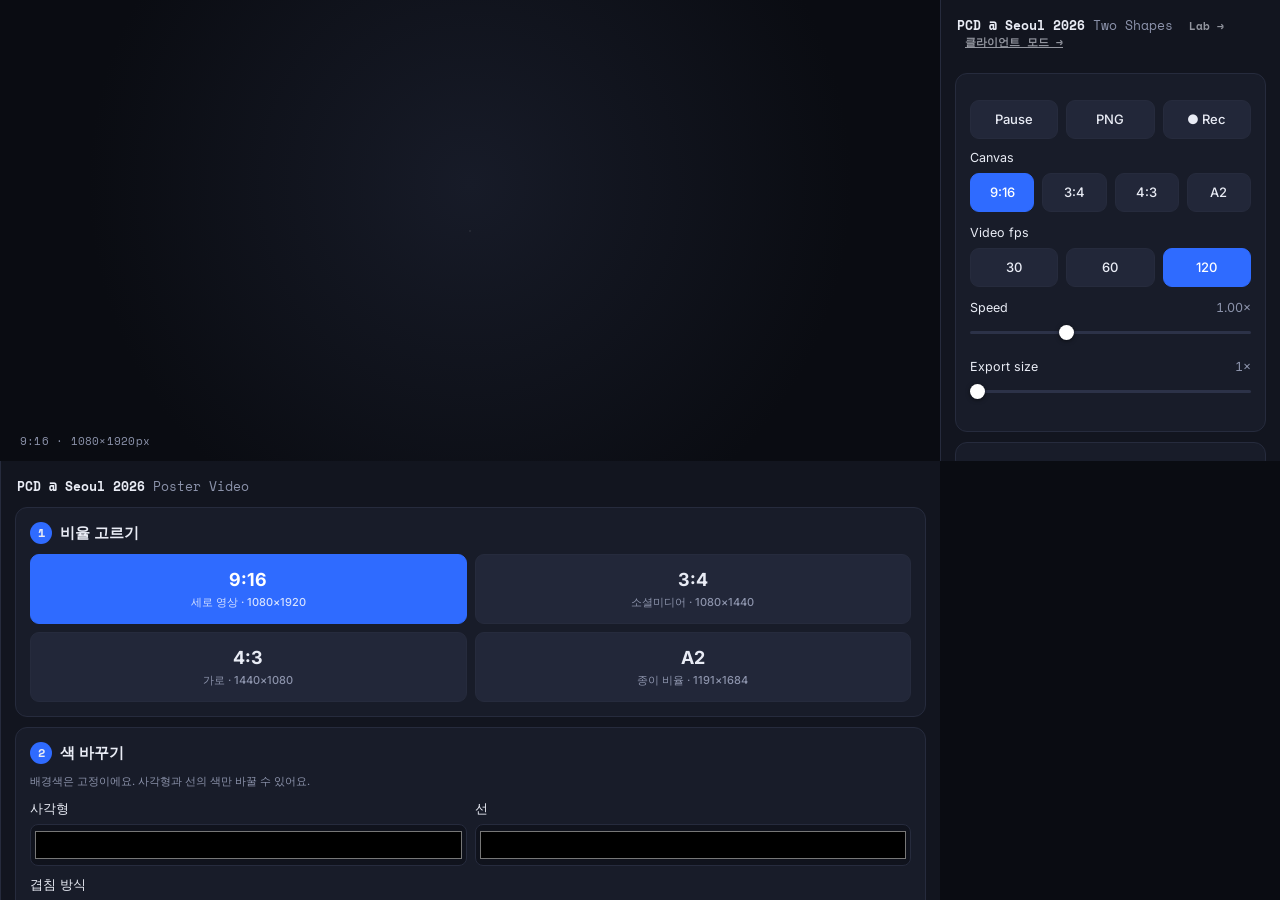
<file: index.html>
<!doctype html>
<html lang="ko">
  <head>
    <meta charset="UTF-8" />
    <meta name="viewport" content="width=device-width, initial-scale=1.0" />
    <title>PCD @ Seoul 2026 — Two Shapes</title>
    <link rel="stylesheet" href="app/style.css" />
    <script>
      try { window.PCD_FORMAT = sessionStorage.getItem('pcd-format'); } catch { /* storage blocked */ }
      if (!['3:4', '4:3', 'A2'].includes(window.PCD_FORMAT)) window.PCD_FORMAT = '9:16';
      window.__errors = [];
      addEventListener('error', (e) => __errors.push(String((e.error && e.error.stack) || e.message)));
      addEventListener('unhandledrejection', (e) => __errors.push(String(e.reason && e.reason.stack || e.reason)));
    </script>
    <script src="vendor/p5.min.js"></script>
    <script src="vendor/gsap.min.js"></script>
    <script src="vendor/d3-delaunay.min.js"></script>
  </head>
  <body>
    <div class="app">
      <main class="stage" id="stage">
        <div class="frame" id="frame">
          <div id="canvas-holder"></div>
        </div>
        <div class="stage-meta">
          <span id="meta-size"></span>
          <span id="meta-fps"></span>
        </div>
      </main>

      <aside class="panel dev-only" aria-label="Poster parameters">
        <header class="panel-head">
          <div class="brand">PCD @ Seoul 2026 <span>Two Shapes</span> <a class="brand-link" href="lab.html">Lab →</a> <button class="mode-link" data-mode-set="client">클라이언트 모드 →</button></div>
          <nav class="exp-list" id="exp-list" aria-label="Experiments"></nav>
        </header>

        <section class="card">
          <h1 id="exp-title"></h1>
          <p class="exp-desc" id="exp-desc"></p>
          <div class="row-buttons">
            <button class="btn" id="btn-play" title="Space">Pause</button>
            <button class="btn" id="btn-png" title="S">PNG</button>
            <button class="btn" id="btn-rec" title="Export MP4 (starts at the current frame, press again to stop)">● Rec</button>
          </div>
          <div class="control" data-global>
            <div class="label"><span>Canvas</span></div>
            <div class="row-buttons" id="format-switch">
              <button class="btn" data-format="9:16">9:16</button>
              <button class="btn" data-format="3:4">3:4</button>
              <button class="btn" data-format="4:3">4:3</button>
              <button class="btn" data-format="A2">A2</button>
            </div>
          </div>
          <div class="control" data-global>
            <div class="label"><span>Video fps</span></div>
            <div class="row-buttons" id="fps-switch">
              <button class="btn" data-fps="30">30</button>
              <button class="btn" data-fps="60">60</button>
              <button class="btn" data-fps="120">120</button>
            </div>
          </div>
          <div class="control" data-global>
            <div class="label"><span>Speed</span><span class="value" id="speed-val">1.00×</span></div>
            <input type="range" id="speed" min="0" max="3" step="0.05" value="1" />
          </div>
          <div class="control" data-global>
            <div class="label"><span>Export size</span><span class="value" id="density-val">1×</span></div>
            <input type="range" id="density" min="0" max="3" step="1" value="0" />
          </div>
        </section>

        <section class="card" id="params"></section>

        <section class="card actions">
          <div class="row-buttons">
            <button class="btn" id="btn-reset">Reset</button>
          </div>
          <button class="btn ghost" id="btn-copy">Copy params JSON</button>
          <p class="hint">Space 재생/정지 · S PNG · H 텍스트/스폰서 숨기기</p>
        </section>
      </aside>

      <aside class="panel client-only" aria-label="Client mode">
        <header class="panel-head">
          <div class="brand">PCD @ Seoul 2026 <span>Poster Video</span></div>
        </header>

        <section class="card c-step">
          <h2><i>1</i>비율 고르기</h2>
          <div class="c-formats">
            <button class="btn c-big" data-format="9:16"><b>9:16</b><small>세로 영상 · 1080×1920</small></button>
            <button class="btn c-big" data-format="3:4"><b>3:4</b><small>소셜미디어 · 1080×1440</small></button>
            <button class="btn c-big" data-format="4:3"><b>4:3</b><small>가로 · 1440×1080</small></button>
            <button class="btn c-big" data-format="A2"><b>A2</b><small>종이 비율 · 1191×1684</small></button>
          </div>
        </section>

        <section class="card c-step">
          <h2><i>2</i>색 바꾸기</h2>
          <p class="hint c-hint">배경색은 고정이에요. 사각형과 선의 색만 바꿀 수 있어요.</p>
          <div class="c-colours">
            <label><span>사각형</span><input type="color" id="c-col-a" /></label>
            <label><span>선</span><input type="color" id="c-col-b" /></label>
          </div>
          <div class="label c-label"><span>겹침 방식</span></div>
          <div class="segmented" id="c-blend">
            <button data-blend="multiply">곱하기</button>
            <button data-blend="difference">차이</button>
          </div>
          <div class="palette-presets c-presets" id="c-presets"></div>
          <button class="btn ghost c-small" id="c-reset-colours">기본 색으로 되돌리기</button>
        </section>

        <section class="card c-step">
          <h2><i>3</i>줌아웃 애니메이션</h2>
          <div class="segmented" id="c-zoom">
            <button data-zoom="off">끄기</button>
            <button data-zoom="each scene">장면마다</button>
            <button data-zoom="whole loop">전체 한 번</button>
          </div>
          <p class="hint c-hint" style="margin-top:8px">확대된 상태에서 시작해 점점 멀어져요.</p>
        </section>

        <section class="card c-step">
          <h2><i>4</i>글자·스폰서</h2>
          <label class="toggle"><span>제목, 일시, 장소, 스폰서 로고, QR 보이기<small>끄면 도형만 남아요</small></span><input type="checkbox" id="c-info" checked /><span class="switch"></span></label>
        </section>

        <section class="card c-step">
          <h2><i>5</i>저장하기</h2>
          <button class="btn primary c-rec" id="c-rec">● 녹화 시작</button>
          <p class="hint c-hint">누르면 지금 장면부터 녹화해요. 끝내고 싶을 때 한 번 더 누르면 MP4가 저장돼요.</p>
          <button class="btn" id="c-png">현재 화면 PNG로 저장</button>
          <p class="hint" id="c-out"></p>
        </section>

        <p class="hint c-foot">아래 타임라인을 끌면 원하는 장면으로 옮길 수 있어요. <button class="mode-link" data-mode-set="dev">개발자 모드</button></p>
      </aside>
    </div>
    <script type="module" src="main/main.js"></script>
  </body>
</html>
</file>
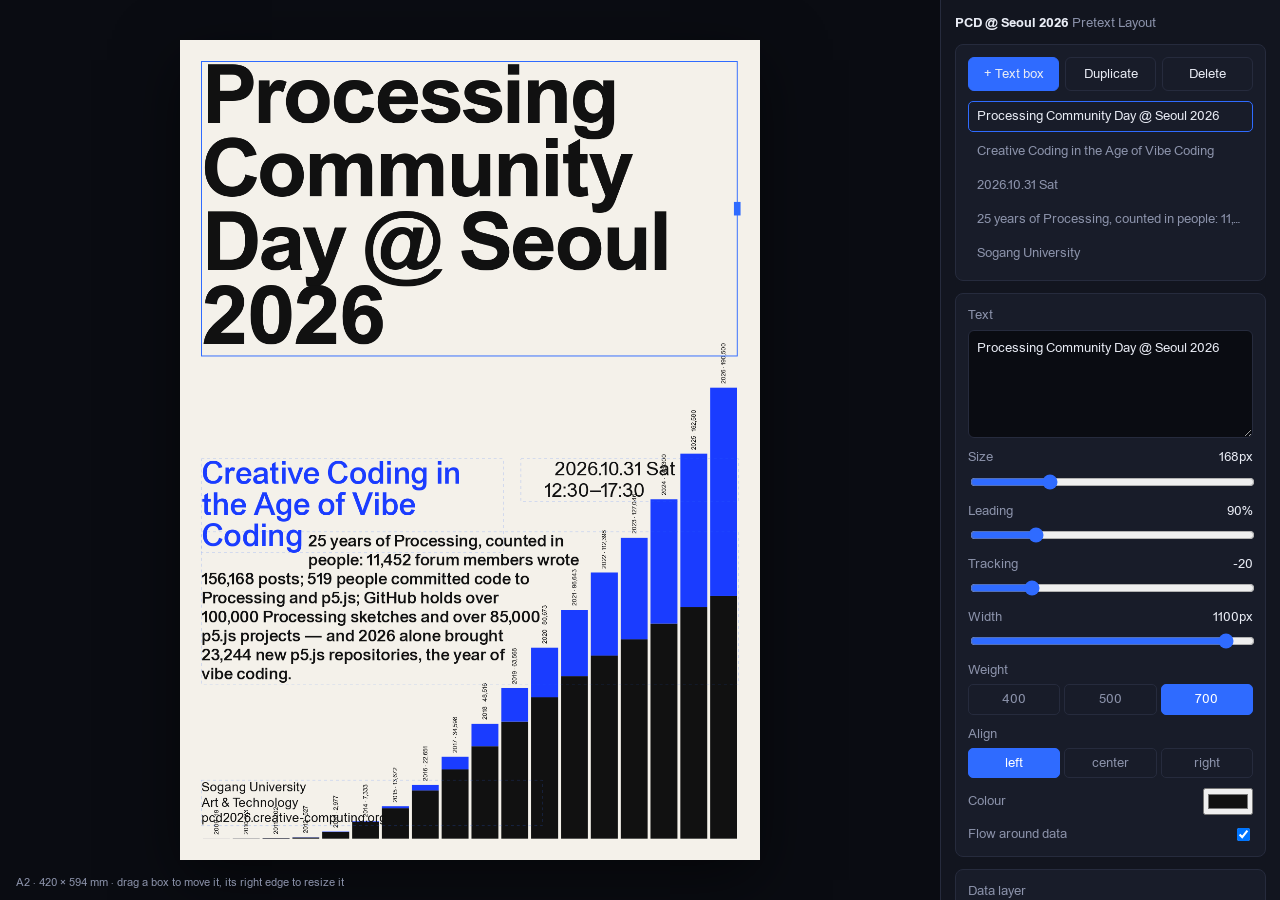
<file: pretext/index.html>
<!doctype html>
<html lang="ko">
  <head>
    <meta charset="UTF-8" />
    <meta name="viewport" content="width=device-width, initial-scale=1.0" />
    <title>PCD @ Seoul 2026 — Pretext Layout</title>
    <link rel="stylesheet" href="style.css" />
    <script>
      window.__errors = [];
      addEventListener('error', (e) => __errors.push(String((e.error && e.error.stack) || e.message)));
    </script>
  </head>
  <body>
    <div class="app">
      <main class="stage" id="stage">
        <canvas id="poster"></canvas>
        <div class="stage-meta">A2 · 420 × 594 mm · drag a box to move it, its right edge to resize it</div>
      </main>

      <aside class="panel" aria-label="Layout controls">
        <header class="panel-head">
          <div class="brand">PCD @ Seoul 2026 <span>Pretext Layout</span></div>
        </header>

        <section class="card">
          <div class="row">
            <button class="btn primary" id="add">+ Text box</button>
            <button class="btn" id="dup">Duplicate</button>
            <button class="btn" id="del">Delete</button>
          </div>
          <div class="boxes" id="boxes"></div>
        </section>

        <section class="card" id="props">
          <label class="field"><span>Text</span><textarea id="f-text" rows="5"></textarea></label>
          <label class="field"><span>Size <b id="v-size"></b></span><input type="range" id="f-size" min="10" max="600" step="1" /></label>
          <label class="field"><span>Leading <b id="v-leading"></b></span><input type="range" id="f-leading" min="0.6" max="2" step="0.01" /></label>
          <label class="field"><span>Tracking <b id="v-tracking"></b></span><input type="range" id="f-tracking" min="-0.1" max="0.3" step="0.005" /></label>
          <label class="field"><span>Width <b id="v-w"></b></span><input type="range" id="f-w" min="40" max="1191" step="1" /></label>
          <div class="field"><span>Weight</span><div class="seg" id="f-weight" data-opts="400,500,700"></div></div>
          <div class="field"><span>Align</span><div class="seg" id="f-align" data-opts="left,center,right"></div></div>
          <label class="field inline"><span>Colour</span><input type="color" id="f-color" /></label>
          <label class="field inline"><span>Flow around data</span><input type="checkbox" id="f-flow" /></label>
        </section>

        <section class="card">
          <div class="field"><span>Data layer</span><div class="seg" id="d-layer"></div></div>
          <p class="hint" id="d-source"></p>
          <label class="field"><span>Bar height <b id="dv-height"></b></span><input type="range" id="d-height" min="0.1" max="1" step="0.01" /></label>
          <label class="field inline"><span>Cumulative (growth)</span><input type="checkbox" id="d-cumulative" /></label>
          <label class="field"><span>Dot scale (people) <b id="dv-scale"></b></span><input type="range" id="d-scale" min="0.2" max="3" step="0.01" /></label>
          <label class="field"><span>Text clearance <b id="dv-pad"></b></span><input type="range" id="d-pad" min="0" max="60" step="1" /></label>
          <label class="field"><span>Seed <b id="dv-seed"></b></span><input type="range" id="d-seed" min="1" max="999" step="1" /></label>
          <label class="field inline"><span>Labels</span><input type="checkbox" id="d-labels" /></label>
          <label class="field inline"><span>Data ink</span><input type="color" id="d-ink" /></label>
          <label class="field inline"><span>Data accent</span><input type="color" id="d-accent" /></label>
        </section>

        <section class="card">
          <label class="field inline"><span>Background</span><input type="color" id="f-bg" /></label>
          <label class="field inline"><span>Show box outlines</span><input type="checkbox" id="f-guides" checked /></label>
          <div class="row">
            <button class="btn" id="png">PNG</button>
            <button class="btn" id="reset">Reset</button>
          </div>
          <p class="hint">Arrow keys nudge the selected box (Shift = 10px) · Delete removes it</p>
        </section>
      </aside>
    </div>
    <script type="module" src="main.js"></script>
  </body>
</html>
</file>
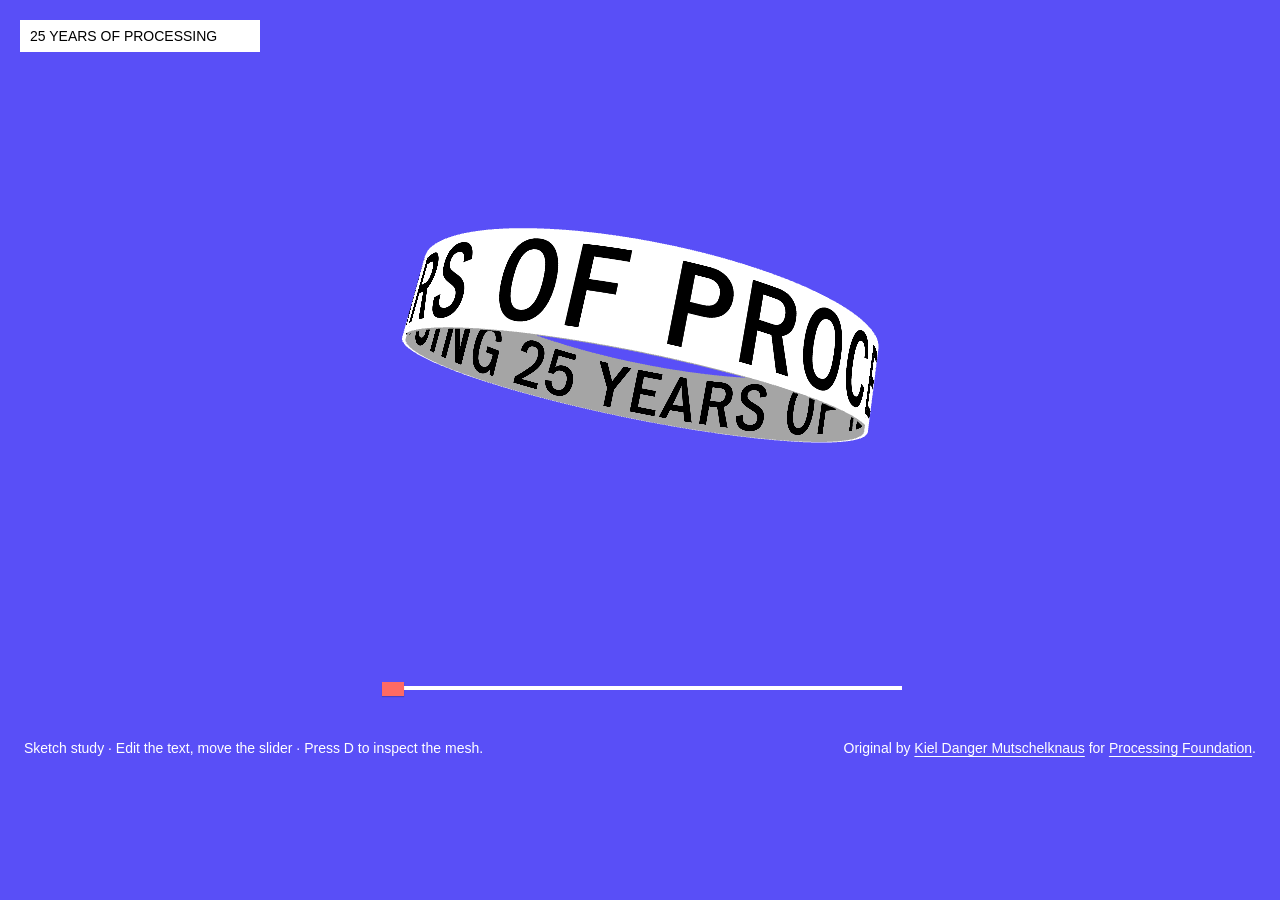
<file: reference/index.html>
<!doctype html>
<html lang="en">
  <head>
    <meta charset="UTF-8" />
    <meta name="viewport" content="width=device-width, initial-scale=1.0" />
    <title>Processing 25 — sketch study</title>
    <style>
      * { box-sizing: border-box; }
      body { margin: 0; background: #594ff7; color: #fff; font: 14px/1.5 Helvetica, Arial, sans-serif; }
      main { max-width: 1600px; margin: auto; }
      iframe { display: block; width: 100%; aspect-ratio: 16 / 9; border: 0; }
      footer { display: flex; flex-wrap: wrap; justify-content: space-between; gap: 12px; padding: 18px 24px; }
      p { margin: 0; }
      a { color: inherit; text-underline-offset: 3px; }
    </style>
  </head>
  <body>
    <main>
      <iframe src="sketch/" title="Interactive 25 years of Processing graphic: edit the text and use the slider to morph the rings"></iframe>
      <footer>
        <p>Sketch study · Edit the text, move the slider · Press D to inspect the mesh.</p>
        <p>Original by <a href="https://www.kielm.com/">Kiel Danger Mutschelknaus</a> for <a href="https://processingfoundation.org/">Processing Foundation</a>.</p>
      </footer>
    </main>
  </body>
</html>
</file>
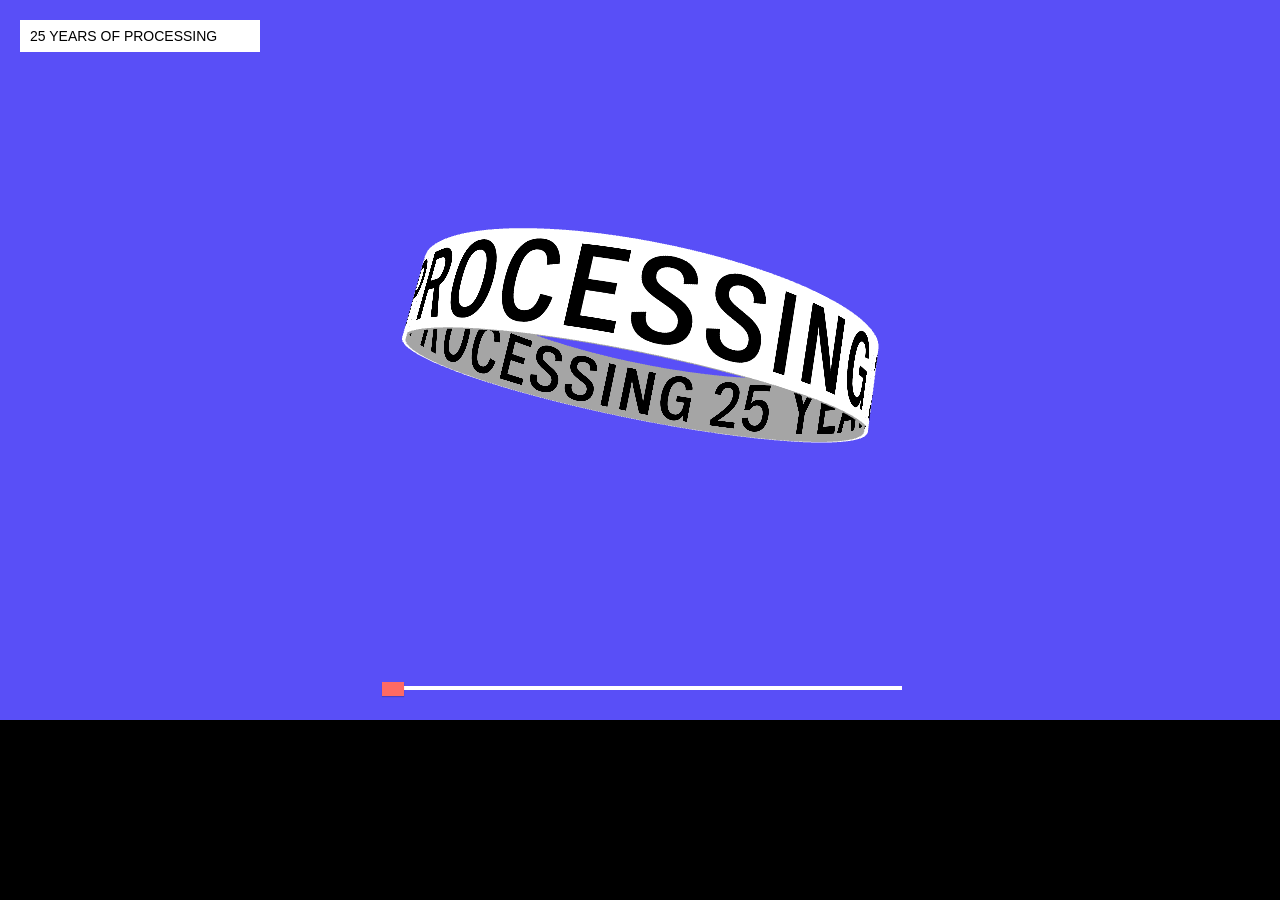
<file: reference/sketch/index.html>
<!doctype html>
<html lang="en">
  <head>
    <meta charset="UTF-8" />
    <meta name="viewport" content="width=device-width, initial-scale=1.0" />
    <title>Processing 25</title>
    <link rel="stylesheet" href="style.css" />
    <script src="../vendor/p5.min.js"></script>
  </head>
  <body>
    <div id="sketch-holder"></div>
    <script src="mobile.js"></script>
    <script src="animators.js"></script>
    <script src="texture.js"></script>
    <script src="hoop_mesh.js"></script>
    <script src="class_hoop.js"></script>
    <script src="update.js"></script>
    <script src="sketch_p25.js"></script>
  </body>
</html>
</file>
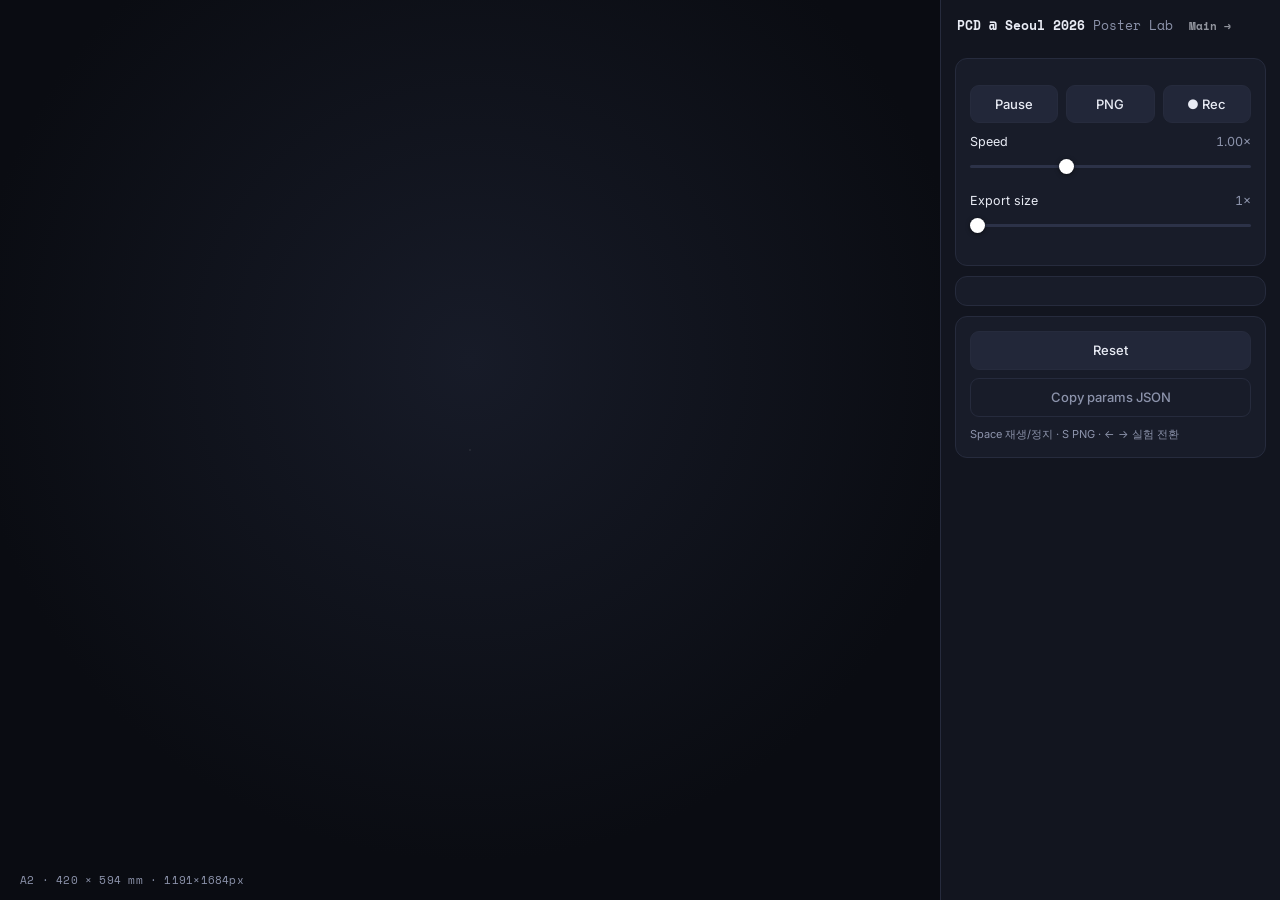
<file: lab.html>
<!doctype html>
<html lang="ko">
  <head>
    <meta charset="UTF-8" />
    <meta name="viewport" content="width=device-width, initial-scale=1.0" />
    <title>PCD @ Seoul 2026 — Poster Lab</title>
    <link rel="stylesheet" href="app/style.css" />
    <script>
      window.__errors = [];
      addEventListener('error', (e) => __errors.push(String((e.error && e.error.stack) || e.message)));
      addEventListener('unhandledrejection', (e) => __errors.push(String(e.reason && e.reason.stack || e.reason)));
    </script>
    <script src="vendor/p5.min.js"></script>
    <script src="vendor/gsap.min.js"></script>
    <script src="vendor/d3-delaunay.min.js"></script>
  </head>
  <body>
    <div class="app">
      <main class="stage" id="stage">
        <div class="frame" id="frame">
          <div id="canvas-holder"></div>
        </div>
        <div class="stage-meta">
          <span id="meta-size">A2 · 420 × 594 mm</span>
          <span id="meta-fps"></span>
        </div>
      </main>

      <aside class="panel" aria-label="Poster parameters">
        <header class="panel-head">
          <div class="brand">PCD @ Seoul 2026 <span>Poster Lab</span> <a class="brand-link" href="index.html">Main →</a></div>
          <nav class="exp-list" id="exp-list" aria-label="Experiments"></nav>
        </header>

        <section class="card">
          <h1 id="exp-title"></h1>
          <p class="exp-desc" id="exp-desc"></p>
          <div class="row-buttons">
            <button class="btn" id="btn-play" title="Space">Pause</button>
            <button class="btn" id="btn-png" title="S">PNG</button>
            <button class="btn" id="btn-rec" title="Export MP4 (Two Shapes: one full loop at 120 fps)">● Rec</button>
          </div>
          <div class="control" data-global>
            <div class="label"><span>Speed</span><span class="value" id="speed-val">1.00×</span></div>
            <input type="range" id="speed" min="0" max="3" step="0.05" value="1" />
          </div>
          <div class="control" data-global>
            <div class="label"><span>Export size</span><span class="value" id="density-val">1×</span></div>
            <input type="range" id="density" min="0" max="3" step="1" value="0" />
          </div>
        </section>

        <section class="card" id="params"></section>

        <section class="card actions">
          <div class="row-buttons">
            <button class="btn" id="btn-reset">Reset</button>
          </div>
          <button class="btn ghost" id="btn-copy">Copy params JSON</button>
          <p class="hint">Space 재생/정지 · S PNG · ← → 실험 전환</p>
        </section>
      </aside>
    </div>
    <script type="module" src="app/lab.js"></script>
  </body>
</html>
</file>
<file: app/style.css>
@font-face { font-family: 'Archivo Black'; src: url('../vendor/fonts/ArchivoBlack-Regular.ttf') format('truetype'); font-display: block; }
@font-face { font-family: 'Space Mono'; src: url('../vendor/fonts/SpaceMono-Regular.ttf') format('truetype'); font-weight: 400; font-display: block; }
@font-face { font-family: 'Space Mono'; src: url('../vendor/fonts/SpaceMono-Bold.ttf') format('truetype'); font-weight: 700; font-display: block; }
@font-face { font-family: 'Inter'; src: url('../vendor/fonts/Inter-Variable.ttf') format('truetype'); font-weight: 100 900; font-display: block; }
@font-face { font-family: 'Areal'; src: url('../vendor/fonts/areal/ABCAreal-Regular.ttf') format('truetype'); font-weight: 400; font-display: block; }
@font-face { font-family: 'Areal'; src: url('../vendor/fonts/areal/ABCAreal-Medium.ttf') format('truetype'); font-weight: 500; font-display: block; }
@font-face { font-family: 'Areal'; src: url('../vendor/fonts/areal/ABCAreal-Bold.ttf') format('truetype'); font-weight: 700; font-display: block; }

:root {
  --bg: #0a0c12;
  --panel: #12151f;
  --card: #181c29;
  --line: #262b3d;
  --text: #e9ecf5;
  --muted: #8c93ab;
  --accent: #2f6bff;
  --panel-w: 340px;
}

* { box-sizing: border-box; }
html, body { margin: 0; height: 100%; background: var(--bg); color: var(--text); font: 13px/1.45 Inter, system-ui, sans-serif; }
button, input, select { font: inherit; color: inherit; }

.app { display: grid; grid-template-columns: 1fr var(--panel-w); height: 100vh; }

.stage {
  position: relative;
  overflow: hidden;
  display: flex;
  align-items: center;
  justify-content: center;
  padding: 32px;
  background:
    radial-gradient(circle at 50% 40%, #171b28 0, transparent 70%),
    var(--bg);
}
.frame { position: relative; box-shadow: 0 30px 80px rgba(0, 0, 0, .55), 0 0 0 1px rgba(255, 255, 255, .06); }
#canvas-holder canvas { display: block; }
.stage-meta {
  position: absolute;
  left: 20px;
  bottom: 14px;
  display: flex;
  gap: 16px;
  color: var(--muted);
  font: 11px/1 "Space Mono", monospace;
  letter-spacing: .02em;
}

.panel { overflow-y: auto; background: var(--panel); border-left: 1px solid var(--line); padding: 14px 14px 28px; }
.panel::-webkit-scrollbar { width: 8px; }
.panel::-webkit-scrollbar-thumb { background: #2a3045; border-radius: 4px; }

.panel-head { margin-bottom: 12px; }
.brand { font: 700 13px/1.2 "Space Mono", monospace; margin: 4px 2px 12px; }
.brand span { color: var(--muted); font-weight: 400; }
.exp-list { display: grid; grid-template-columns: 1fr 1fr; gap: 6px; }
.exp-list button {
  text-align: left;
  border: 1px solid var(--line);
  background: transparent;
  border-radius: 8px;
  padding: 7px 9px;
  cursor: pointer;
  color: var(--muted);
  font-size: 12px;
  line-height: 1.2;
}
.exp-list button b { display: block; font: 700 10px/1.3 "Space Mono", monospace; color: #5f6787; }
.exp-list button:hover { color: var(--text); border-color: #3a4260; }
.exp-list button.active { color: #fff; border-color: var(--accent); background: rgba(47, 107, 255, .12); }
.exp-list button.active b { color: #8fb0ff; }

.card { background: var(--card); border: 1px solid var(--line); border-radius: 12px; padding: 14px; margin-bottom: 10px; }
.card h1 { font-size: 16px; margin: 0 0 6px; }
.exp-desc { color: var(--muted); margin: 0 0 12px; font-size: 12px; }

.section-head { padding-top: 12px; margin-top: 4px; border-top: 1px solid var(--line); }
.section-head:first-child { border-top: 0; padding-top: 0; margin-top: 0; }
.section-head h2 { font-size: 13px; font-weight: 600; margin: 0 0 2px; }
.section-head p { margin: 0 0 8px; color: var(--muted); font-size: 11.5px; }

.control { margin: 10px 0 12px; }
.label { display: flex; justify-content: space-between; gap: 8px; margin-bottom: 6px; font-size: 12.5px; }
.value { color: var(--muted); font-variant-numeric: tabular-nums; }

input[type=range] { width: 100%; appearance: none; height: 18px; background: transparent; margin: 0; cursor: pointer; }
input[type=range]::-webkit-slider-runnable-track { height: 3px; border-radius: 2px; background: #2c3248; }
input[type=range]::-moz-range-track { height: 3px; border-radius: 2px; background: #2c3248; }
input[type=range]::-webkit-slider-thumb { appearance: none; width: 15px; height: 15px; margin-top: -6px; border-radius: 50%; background: #fff; border: 0; box-shadow: 0 1px 4px rgba(0,0,0,.5); }
input[type=range]::-moz-range-thumb { width: 15px; height: 15px; border-radius: 50%; background: #fff; border: 0; }

.toggle { display: flex; align-items: center; justify-content: space-between; gap: 10px; cursor: pointer; }
.toggle small { display: block; color: var(--muted); font-size: 11px; }
.toggle input { display: none; }
.switch { flex: none; width: 36px; height: 21px; border-radius: 11px; background: #343a52; position: relative; transition: background .15s; }
.switch::after { content: ''; position: absolute; top: 3px; left: 3px; width: 15px; height: 15px; border-radius: 50%; background: #fff; transition: transform .15s; }
.toggle input:checked + .switch { background: var(--accent); }
.toggle input:checked + .switch::after { transform: translateX(15px); }

select, input[type=text] {
  width: 100%;
  background: #10131d;
  border: 1px solid var(--line);
  border-radius: 8px;
  padding: 7px 9px;
}
.segmented { display: flex; flex-wrap: wrap; gap: 4px; }
.segmented button { flex: 1 1 auto; border: 1px solid var(--line); background: #10131d; border-radius: 7px; padding: 5px 7px; cursor: pointer; font-size: 11.5px; color: var(--muted); }
.segmented button.on { background: var(--accent); border-color: var(--accent); color: #fff; }

.palette { display: flex; gap: 6px; }
.palette label { flex: 1; height: 30px; border-radius: 6px; border: 1px solid rgba(255,255,255,.12); cursor: pointer; position: relative; overflow: hidden; }
.palette input { position: absolute; inset: 0; opacity: 0; cursor: pointer; }
.palette-presets { display: flex; gap: 6px; margin-top: 8px; flex-wrap: wrap; }
.palette-presets button { display: flex; width: 44px; height: 16px; border-radius: 4px; overflow: hidden; border: 1px solid var(--line); padding: 0; cursor: pointer; background: none; }
.palette-presets span { flex: 1; }

.row-buttons { display: flex; gap: 8px; margin-bottom: 8px; }
.btn { flex: 1; border: 1px solid var(--line); background: #222739; border-radius: 9px; padding: 9px 10px; cursor: pointer; font-weight: 500; }
.btn:hover { background: #2a3046; }
.btn.primary { background: var(--accent); border-color: var(--accent); color: #fff; }
.btn.primary:hover { background: #4a7dff; }
.btn.ghost { width: 100%; background: transparent; color: var(--muted); }
.btn.rec { background: #d43a3a; border-color: #d43a3a; color: #fff; }
.hint { color: var(--muted); font-size: 11px; margin: 10px 0 0; }

@media (max-width: 860px) {
  .app { grid-template-columns: 1fr; grid-template-rows: 70vh auto; height: auto; }
  .panel { border-left: 0; border-top: 1px solid var(--line); }
}

.brand-link {
  margin-left: 8px;
  font-size: 11px;
  opacity: 0.6;
  color: inherit;
  text-decoration: none;
}
.brand-link:hover { opacity: 1; }
.exp-list[hidden] { display: none; }

/* Scene timeline (main/two-shapes.js): a bar along the bottom of the stage, which reserves room for it. */
.stage.has-timeline { padding-bottom: 92px; }
.timeline {
  position: absolute;
  left: 24px;
  right: 24px;
  bottom: 34px;
  display: flex;
  align-items: center;
  gap: 8px;
  font: 11px/1 "Space Mono", monospace;
  color: var(--muted);
  z-index: 2;
}
.timeline[hidden] { display: none; }
.timeline > button {
  border: 1px solid var(--line);
  background: var(--panel);
  color: var(--text);
  border-radius: 8px;
  width: 36px;
  height: 36px;
  cursor: pointer;
  font-size: 12px;
}
.timeline > button:hover { background: #222739; border-color: #3a4260; }
.timeline > .tl-play { background: var(--accent); border-color: var(--accent); color: #fff; }
.timeline > .tl-play:hover { background: #4a7dff; }
.tl-track { position: relative; flex: 1; height: 36px; cursor: ew-resize; touch-action: none; }
.tl-segs { display: flex; gap: 2px; height: 100%; }
.tl-segs button {
  flex: 1;
  min-width: 0;
  border: 1px solid var(--line);
  background: rgba(255, 255, 255, .03);
  border-radius: 5px;
  overflow: hidden;
  white-space: nowrap;
  text-overflow: ellipsis;
  padding: 0 4px;
  font-size: 11px;
  cursor: pointer;
  color: inherit;
}
.tl-segs button:hover { background: rgba(255, 255, 255, .1); }
.tl-segs button.on { background: rgba(255, 255, 255, .14); color: var(--text); }
.tl-head { position: absolute; top: -5px; bottom: -5px; width: 3px; margin-left: -1.5px; border-radius: 2px; background: #fff; box-shadow: 0 0 0 1px rgba(0, 0, 0, .5); pointer-events: none; }
.tl-time { width: 78px; text-align: right; font-variant-numeric: tabular-nums; }

/* Collapsible parameter group (e.g. Advanced typo) */
.group { border-top: 1px solid var(--line); margin-top: 8px; padding-top: 10px; }
.group > summary { cursor: pointer; list-style: none; }
.group > summary::-webkit-details-marker { display: none; }
.group > summary h2 { font-size: 13px; font-weight: 600; margin: 0 0 2px; }
.group > summary h2::before { content: '▸'; display: inline-block; width: 14px; color: var(--muted); }
.group[open] > summary h2::before { content: '▾'; }
.group > summary p { margin: 0 0 8px; color: var(--muted); font-size: 11.5px; }
.group > .control, .group > .section-head { margin-top: 10px; }

/* Client / developer mode (index.html): body[data-mode] picks which panel shows. */
body[data-mode='client'] .dev-only,
body[data-mode='dev'] .client-only { display: none; }
.mode-link { margin-left: 8px; padding: 0; border: 0; background: none; font-size: 11px; opacity: .6; cursor: pointer; text-decoration: underline; }
.mode-link:hover { opacity: 1; }
.c-step h2 { display: flex; align-items: center; gap: 8px; font-size: 15px; margin: 0 0 10px; }
.c-step h2 i { display: grid; place-items: center; width: 22px; height: 22px; border-radius: 50%; background: var(--accent); font: 700 12px/1 "Space Mono", monospace; font-style: normal; }
.c-hint { margin: 0 0 10px; }
.c-big { display: flex; flex-direction: column; align-items: center; gap: 2px; padding: 12px 6px; }
.c-big b { font-size: 18px; }
.c-big small { color: var(--muted); font-size: 11px; }
.c-big.primary small { color: rgba(255, 255, 255, .8); }
.c-formats { display: grid; grid-template-columns: 1fr 1fr; gap: 8px; }
.c-colours { display: flex; gap: 8px; margin-bottom: 10px; }
.c-colours label { flex: 1; display: flex; flex-direction: column; gap: 6px; font-size: 12.5px; }
.c-colours input { width: 100%; height: 42px; padding: 2px; border: 1px solid var(--line); border-radius: 8px; background: #10131d; cursor: pointer; }
.c-small { margin-top: 10px; padding: 6px; font-size: 12px; }
.c-rec { width: 100%; padding: 16px 10px; font-size: 16px; margin-bottom: 8px; }
.c-rec.rec { background: #d43a3a; border-color: #d43a3a; }
.c-step .btn#c-png { width: 100%; flex: none; }
.c-foot { padding: 0 4px; }
.c-label { margin-top: 4px; }
.c-presets { margin: 10px 0 0; }
</file>
<file: pretext/style.css>
@font-face { font-family: 'Areal'; src: url('../vendor/fonts/areal/ABCAreal-Regular.ttf') format('truetype'); font-weight: 400; font-display: block; }
@font-face { font-family: 'Areal'; src: url('../vendor/fonts/areal/ABCAreal-Medium.ttf') format('truetype'); font-weight: 500; font-display: block; }
@font-face { font-family: 'Areal'; src: url('../vendor/fonts/areal/ABCAreal-Bold.ttf') format('truetype'); font-weight: 700; font-display: block; }

:root {
  --bg: #0a0c12;
  --panel: #12151f;
  --card: #181c29;
  --line: #262b3d;
  --text: #e9ecf5;
  --muted: #8c93ab;
  --accent: #2f6bff;
  --panel-w: 340px;
}

* { box-sizing: border-box; }
html, body { margin: 0; height: 100%; background: var(--bg); color: var(--text); font: 13px/1.4 Areal, system-ui, sans-serif; }

.app { display: grid; grid-template-columns: 1fr var(--panel-w); height: 100vh; }
.stage { position: relative; display: grid; place-items: center; padding: 28px; overflow: hidden; }
#poster { max-width: 100%; max-height: calc(100vh - 80px); box-shadow: 0 20px 60px rgba(0, 0, 0, 0.5); touch-action: none; }
.stage-meta { position: absolute; left: 16px; bottom: 10px; color: var(--muted); font-size: 11px; }

.panel { background: var(--panel); border-left: 1px solid var(--line); overflow-y: auto; padding: 14px; display: flex; flex-direction: column; gap: 12px; }
.brand { font-weight: 700; }
.brand span { color: var(--muted); font-weight: 400; }
.card { background: var(--card); border: 1px solid var(--line); border-radius: 8px; padding: 12px; display: flex; flex-direction: column; gap: 10px; }
.row { display: flex; gap: 6px; }
.btn { flex: 1; background: transparent; color: var(--text); border: 1px solid var(--line); border-radius: 6px; padding: 7px 8px; font: inherit; cursor: pointer; }
.btn:hover { border-color: var(--muted); }
.btn.primary { background: var(--accent); border-color: var(--accent); }

.boxes { display: flex; flex-direction: column; gap: 4px; }
.boxes button { text-align: left; background: transparent; border: 1px solid transparent; color: var(--muted); border-radius: 5px; padding: 5px 8px; font: inherit; cursor: pointer; white-space: nowrap; overflow: hidden; text-overflow: ellipsis; }
.boxes button.on { border-color: var(--accent); color: var(--text); }

.field { display: flex; flex-direction: column; gap: 5px; color: var(--muted); }
.field b { color: var(--text); font-weight: 400; float: right; }
.field.inline { flex-direction: row; align-items: center; justify-content: space-between; }
.field textarea { background: var(--bg); color: var(--text); border: 1px solid var(--line); border-radius: 6px; padding: 8px; font: inherit; resize: vertical; }
.field input[type='range'] { width: 100%; accent-color: var(--accent); }
.seg { display: flex; gap: 4px; }
.seg button { flex: 1; background: transparent; color: var(--muted); border: 1px solid var(--line); border-radius: 5px; padding: 5px; font: inherit; cursor: pointer; }
.seg button.on { background: var(--accent); border-color: var(--accent); color: #fff; }
#props.empty { opacity: 0.4; pointer-events: none; }
.hint { margin: 0; color: var(--muted); font-size: 11px; }

@media (max-width: 760px) {
  .app { grid-template-columns: 1fr; height: auto; }
  .stage { padding: 16px; }
  .panel { border-left: 0; }
}
</file>
<file: reference/sketch/style.css>
html,
body {
  margin: 0;
  padding: 0;
  background: #000;
  overflow: hidden;
  font-family: -apple-system, Helvetica, Arial, sans-serif;
}

/* The frame sizes the page, so the holder follows it and the backing store stays
   1280x720 — world coordinates and framing are untouched. */
#sketch-holder {
  position: relative;
  width: 100%;
  aspect-ratio: 1280 / 720;
  margin: 0 auto;
}

/* p5 writes the createCanvas() size inline on the element, so only !important
   lets the canvas follow the frame. */
#sketch-holder canvas {
  display: block;
  width: 100% !important;
  height: 100% !important;
}

/* DOM controls that float over the canvas.
   update.js positions these; this is just look-and-feel. */
#text-input {
  position: absolute;
  top: 20px;
  left: 20px;
  width: min(220px, 45vw);
  padding: 8px 10px;
  font-size: 14px;
  color: #000;
  background: #fff;
  border: none;
  outline: none;
  z-index: 10;
}

#text-input:focus {
  outline: 4px solid rgb(255, 106, 100);
}

#debug-toggle {
  display: none;
}

#complexity-slider {
  position: absolute;
  bottom: 28px;
  left: 50%;
  transform: translateX(-50%);
  width: min(520px, 80%);
  z-index: 10;
  cursor: pointer;
  appearance: none;
  background: none;
}

/* Chrome, Safari, Opera, and Edge */
#complexity-slider::-webkit-slider-runnable-track {
  width: 100%;
  height: 4px;
  background: #fff;
  border-radius: 0px;
}

/* Firefox */
#complexity-slider::-moz-range-track {
  appearance: none;
  width: 100%;
  height: 4px;
  background: #fff;
  border-radius: 0px;
}

/* Chrome, Safari, Opera, and Edge */
#complexity-slider::-webkit-slider-thumb {
  -webkit-appearance: none;
  appearance: none;
  margin-top: -4px;
  height: 14px;
  width: 22px;
  background: rgb(255, 106, 100);
  box-shadow: 0 1px 1px rgba(0, 0, 0, 0.2);
}

/* Firefox */
#complexity-slider::-moz-range-thumb {
  appearance: none;
  border: none;
  height: 14px;
  width: 22px;
  background: #ff5722;
  border-radius: 0px;
  box-shadow: 0 1px 1px rgba(0, 0, 0, 0.2);
}

/* vertex-debug readout (toggled with `d`) */
#debug-hud {
  position: absolute;
  top: 20px;
  right: 20px;
  padding: 8px 11px;
  font:
    12px/1.6 ui-monospace,
    "SF Mono",
    Menlo,
    monospace;
  color: #fff;
  background: rgba(0, 0, 0, 0.62);
  border-radius: 4px;
  white-space: nowrap;
  pointer-events: none;
  z-index: 10;
  display: none;
}
</file>
